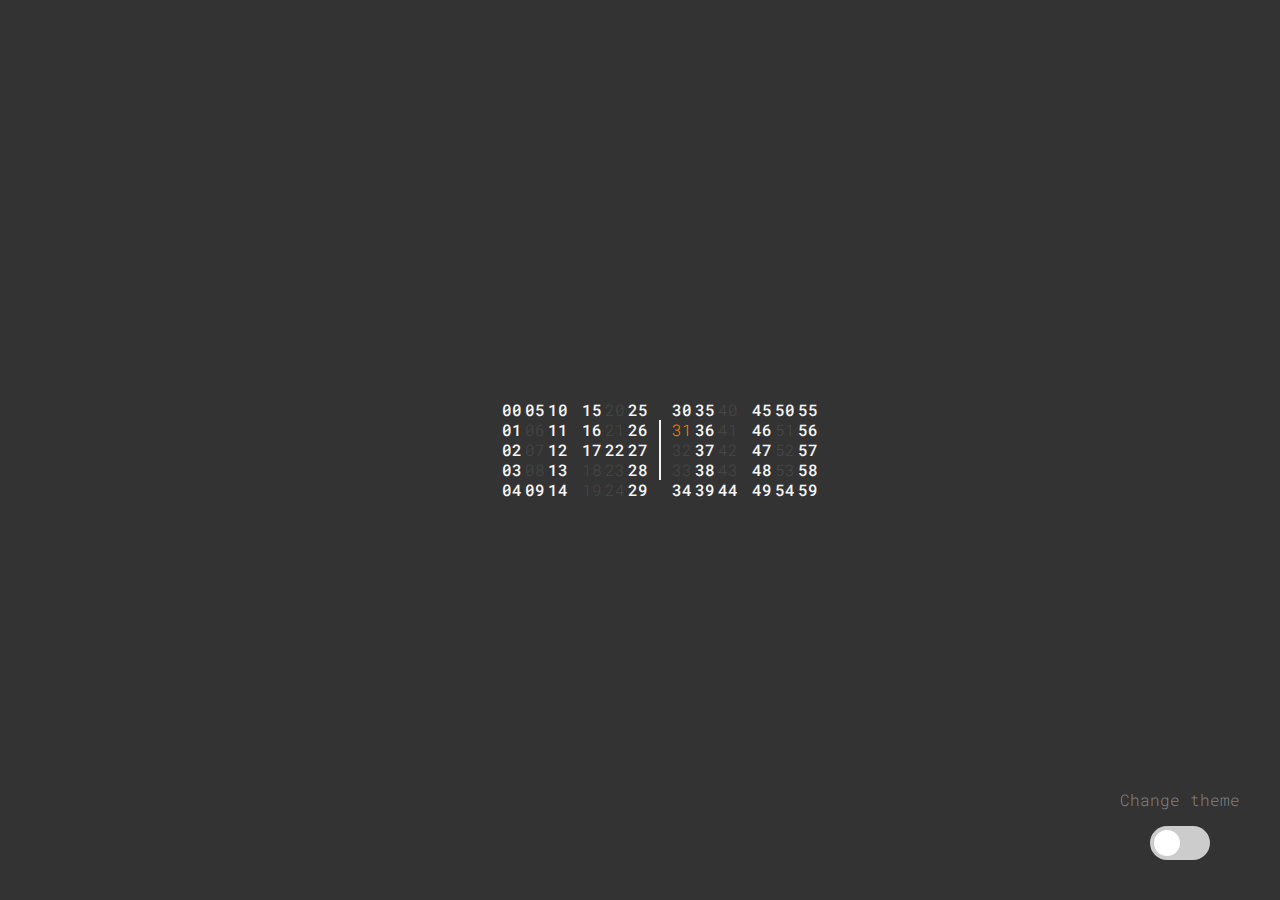
<file: iframe/lockclock/index.html>
<html>

<head>
    <meta charset="utf-8" />
    <link rel="icon" type="image/x-ico" href="favicon.ico" />
    <link rel="stylesheet" href="main.css" type="text/css" media="all" />
    <script type="text/javascript" src="main.js"></script>
</head>

<body>
    <div class="series-menu"></div>
    <div class="clock">
        <div class="block" data-num="0"></div>
        <div class="block" data-num="1"></div>
        <div class="block" data-num="2"></div>
        <div class="block" data-num="3"></div>
        <div class="block" data-num="4"></div>
        <div class="block" data-num="5"></div>
        <div class="block" data-num="6"></div>
        <div class="block" data-num="7"></div>
        <div class="block" data-num="8"></div>
        <div class="block" data-num="9"></div>
        <div class="block" data-num="10"></div>
        <div class="block" data-num="11"></div>
        <div class="block" data-num="12"></div>
        <div class="block" data-num="13"></div>
        <div class="block" data-num="14"></div>
        <div class="block" data-num="15"></div>
        <div class="block" data-num="16"></div>
        <div class="block" data-num="17"></div>
        <div class="block" data-num="18"></div>
        <div class="block" data-num="19"></div>
        <div class="block" data-num="20"></div>
        <div class="block" data-num="21"></div>
        <div class="block" data-num="22"></div>
        <div class="block" data-num="23"></div>
        <div class="block" data-num="24"></div>
        <div class="block" data-num="25"></div>
        <div class="block" data-num="26"></div>
        <div class="block" data-num="27"></div>
        <div class="block" data-num="28"></div>
        <div class="block" data-num="29"></div>
        <div class="block" data-num="30"></div>
        <div class="block" data-num="31"></div>
        <div class="block" data-num="32"></div>
        <div class="block" data-num="33"></div>
        <div class="block" data-num="34"></div>
        <div class="block" data-num="35"></div>
        <div class="block" data-num="36"></div>
        <div class="block" data-num="37"></div>
        <div class="block" data-num="38"></div>
        <div class="block" data-num="39"></div>
        <div class="block" data-num="40"></div>
        <div class="block" data-num="41"></div>
        <div class="block" data-num="42"></div>
        <div class="block" data-num="43"></div>
        <div class="block" data-num="44"></div>
        <div class="block" data-num="45"></div>
        <div class="block" data-num="46"></div>
        <div class="block" data-num="47"></div>
        <div class="block" data-num="48"></div>
        <div class="block" data-num="49"></div>
        <div class="block" data-num="50"></div>
        <div class="block" data-num="51"></div>
        <div class="block" data-num="52"></div>
        <div class="block" data-num="53"></div>
        <div class="block" data-num="54"></div>
        <div class="block" data-num="55"></div>
        <div class="block" data-num="56"></div>
        <div class="block" data-num="57"></div>
        <div class="block" data-num="58"></div>
        <div class="block" data-num="59"></div>
        <div class="divider"></div>
    </div>
    <div class="switch-theme">
        <p>Change theme</p>
        <label class="switch">
            <input type="checkbox" onchange="changeTheme(event)" /><span class="slider"></span>
        </label>
    </div>
    <script>
        inittog();
    </script>
</body>

</html>
</file>
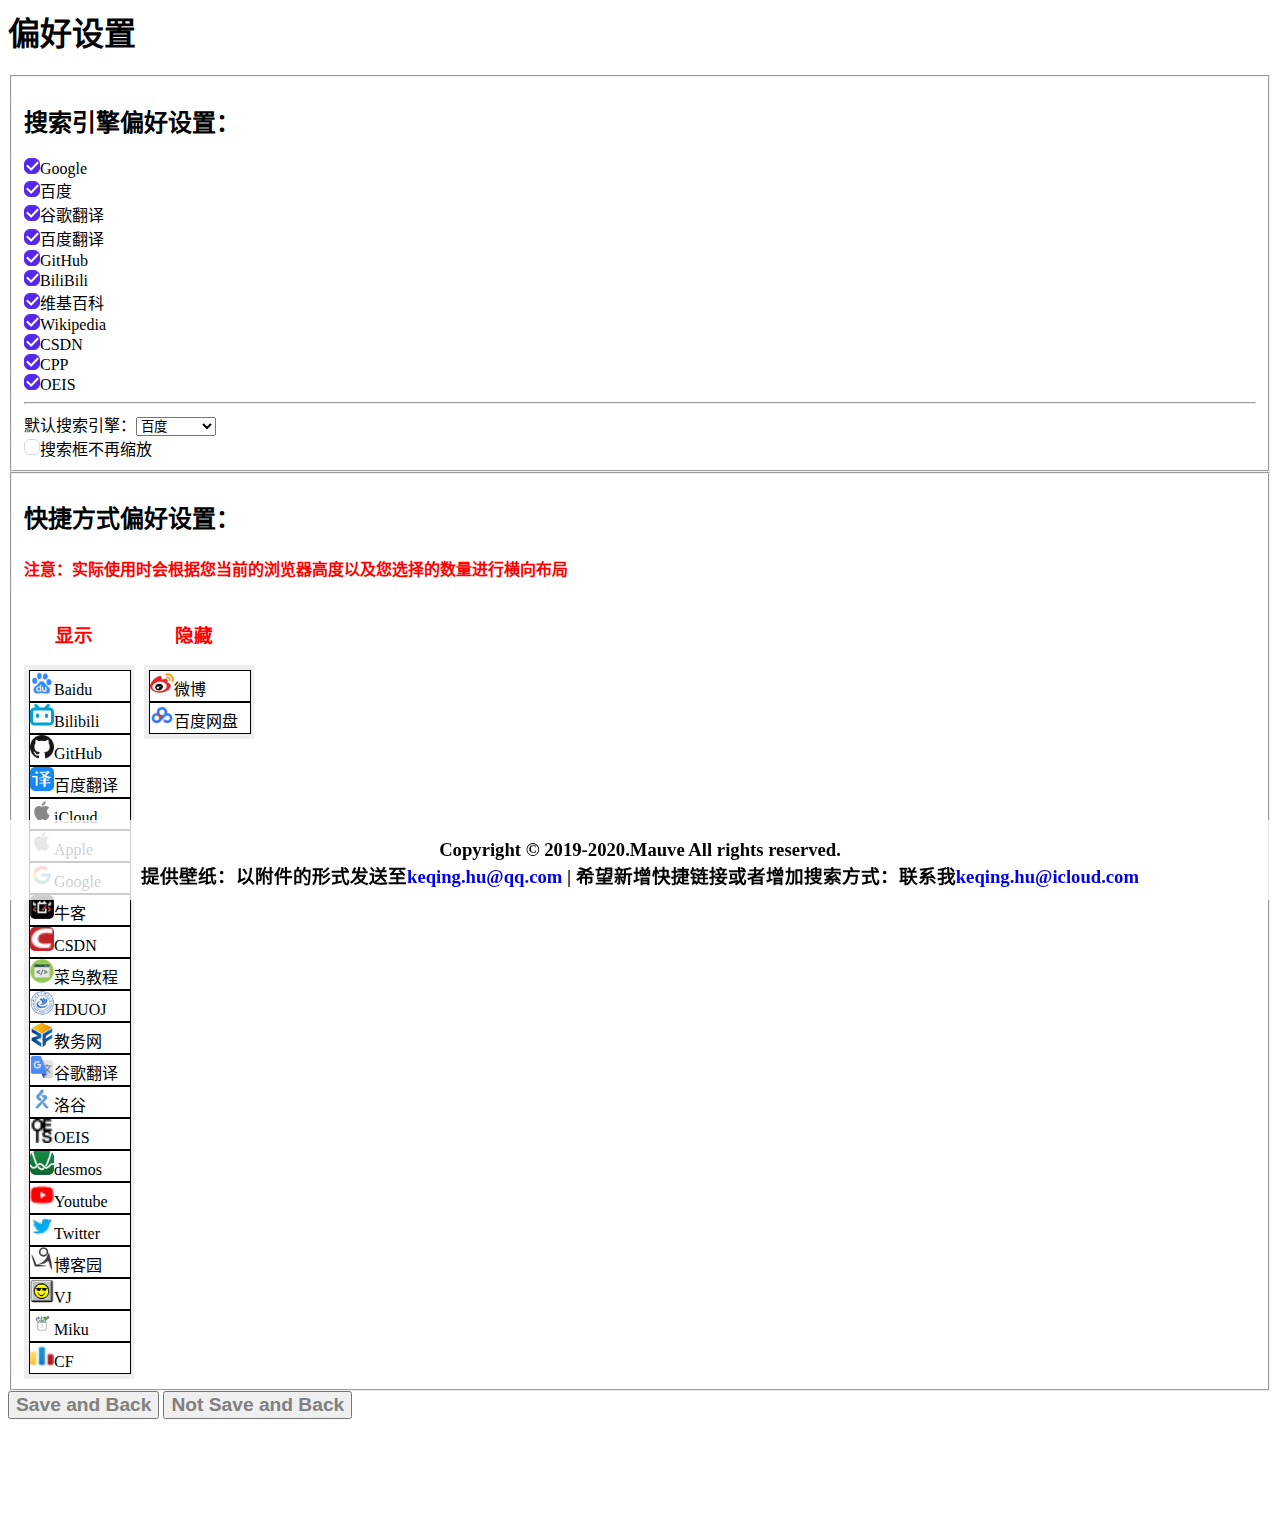
<file: preference.html>
<html lang="zh-CN">

<head>
    <meta charset="utf-8"/>
    <link rel="icon" type="image/x-ico" href="favicon.ico"/>

    <link rel="stylesheet" href="css/button.css" type="text/css" media="all"/>
    <link rel="stylesheet" href="css/checkbox.css" type="text/css" media="all"/>
    <link rel="stylesheet" href="css/preference.css" type="text/css" media="all"/>

    <script type="text/javascript" src="js/cookie.js"></script>
    <script type="text/javascript" src="js/search.js"></script>
    <script type="text/javascript" src="js/fastlinker.js"></script>

    <script src="https://apps.bdimg.com/libs/jquery/1.10.2/jquery.min.js"></script>
    <script src="https://apps.bdimg.com/libs/jqueryui/1.10.4/jquery-ui.min.js"></script>
    <title>偏好设置</title>
</head>

<body id='body'>
<script>
    function save_preference() {
        if (save_search_preference() && save_fastlinker_preference()) {
            window.location.href = 'index.html';
        }
    }
</script>
<div>
    <h1>偏好设置</h1>
    <fieldset>
        <h2>搜索引擎偏好设置：</h2>
        <div id='search_preference'>
        </div>
    </fieldset>
    <fieldset>
        <h2>快捷方式偏好设置：</h2>
        <h4 style="color: red; font-weight: bold">注意：实际使用时会根据您当前的浏览器高度以及您选择的数量进行横向布局</h4>
        <div id='fastlinker_preference'>
        </div>
    </fieldset>
    <div>
        <button onclick="save_preference()" style="font-weight: 800; color: gray; font-size: larger;">
            Save and Back
        </button>
        <button onclick="window.location.href = 'index.html';"
                style="font-weight: 800; color: gray; font-size: larger;">
            Not Save and Back
        </button>
    </div>
    <div style="height: 90px;">
    </div>
</div>
<div class="footer" id="footer">
    <p class="centers">
        Copyright &copy; 2019-2020.Mauve All rights reserved.
        <br>提供壁纸：以附件的形式发送至<a href="mailto:keqing.hu@qq.com?Subject=我要推荐壁纸" class="no-line">keqing.hu@qq.com</a> |
        希望新增快捷链接或者增加搜索方式：联系我<a href="mailto:keqing.hu@icloud.com?Subject=Hello%20Mauve"
                               class="no-line">keqing.hu@icloud.com</a>
    </p>
</div>
<script>
    search_preference_init();
    fastlinker_preference_init();
    $(function () {
        $(".sort").mouseenter(function () {
            $(this).addClass("sort_on");
        }).mouseleave(function () {
            $(this).removeClass("sort_on");
        }).mousedown(function () {
            $(this).addClass("sort_on_drag");
        }).mouseup(function () {
            $(this).removeClass("sort_on_drag");
        })
        $("#sortable1, #sortable2").sortable({
            connectWith: ".connectedSortable",
            placeholder: "placeholder"
        }).disableSelection();
    });
</script>
</body>

</html>
</file>
<file: iframe/lockclock/main.css>
@import url("https://fonts.googleapis.com/css?family=Roboto+Mono:300,500");
body {
  display: flex;
  justify-content: center;
  align-items: center;
  background: #333;
  transition: 0.4s;
  font-family: "Roboto Mono", monospace;
  font-weight: 300;
}

.clock {
  position: relative;
  display: flex;
  flex-flow: column wrap;
  width: 280px;
  height: 100px;
}

.block {
  width: calc(100% / 12);
  height: 20%;
  color: #474747;
  transition: 0.4s;
}
.block:not(:nth-child(n + 16)):nth-child(n + 11), .block:not(:nth-child(n + 46)):nth-child(n + 41) {
  margin-right: 10px;
}
.block:not(:nth-child(n + 31)):nth-child(n + 26) {
  margin-right: 20px;
}
.block:before {
  content: attr(data-num);
  position: relative;
  display: block;
  font-size: 16px;
  width: 100%;
  height: 100%;
  line-height: 20px;
  text-align: center;
}
.block:nth-child(-n + 10):before {
  content: "0" attr(data-num);
}
.block.active:before {
  color: whitesmoke;
  font-weight: 500;
}
.block.second:before {
  color: #FF8300;
}

.divider {
  position: absolute;
  width: 2px;
  background-color: whitesmoke;
  height: 60%;
  top: 20%;
  left: calc(50% + 19px);
}

body.light-theme {
  background: #e6e6e6;
}
body.light-theme .block {
  outline: 1px solid #dfdfdf;
  color: #acacac;
}
body.light-theme .block.active:before {
  color: #333;
}
body.light-theme .block.second {
  background: #d4d4d4;
}
body.light-theme .block.second:before {
  color: #333;
}
body.light-theme .divider {
  background: #333;
}

.switch-theme {
  position: absolute;
  bottom: 40px;
  right: 40px;
  color: grey;
}

.switch {
  position: relative;
  display: inline-block;
  width: 60px;
  height: 34px;
  margin-left: 30px;
}
.switch input {
  display: none;
}

.slider {
  position: absolute;
  cursor: pointer;
  top: 0;
  left: 0;
  right: 0;
  bottom: 0;
  background-color: #ccc;
  transition: 0.4s;
  border-radius: 34px;
}
.slider:before {
  position: absolute;
  content: "";
  height: 26px;
  width: 26px;
  left: 4px;
  bottom: 4px;
  background-color: white;
  transition: 0.4s;
  border-radius: 50%;
}

input:checked + .slider {
  background-color: #333;
}

input:focus + .slider {
  box-shadow: 0 0 1px #2196F3;
}

input:checked + .slider:before {
  -webkit-transform: translateX(26px);
          transform: translateX(26px);
}
</file>
<file: css/button.css>
/*
  box-shadow: [inset?] [top] [left] [blur] [size] [color];
  提示：
????  - 我们将所有的模糊设置为0，因为我们需要一个实心填充。
????  - 添加inset关键字，使box-shadow位于元素的内部
????  - 在悬停时动画插入阴影看起来像元素从您指定的任何一侧填充（[top]和[left]接受负值变为[bottom]和[right]）
????  - 可以堆叠多个阴影
????  - 如果要为多个阴影设置动画，请确保保持相同数量的阴影，以使动画平滑。 否则，你会得到一些不稳定的东西。
*/
.fill:hover,
.fill:focus {
  box-shadow: inset 0 0 0 2em var(--hover);
}

.pulse:hover,
.pulse:focus {
  -webkit-animation: pulse 1s;
          animation: pulse 1s;
  box-shadow: 0 0 0 2em rgba(255, 255, 255, 0);
}

@-webkit-keyframes pulse {
  0% {
    box-shadow: 0 0 0 0 var(--hover);
  }
}

@keyframes pulse {
  0% {
    box-shadow: 0 0 0 0 var(--hover);
  }
}
.close:hover,
.close:focus {
  box-shadow: inset -3.5em 0 0 0 var(--hover), inset 3.5em 0 0 0 var(--hover);
}

.raise:hover,
.raise:focus {
  box-shadow: 0 0.5em 0.5em -0.4em var(--hover);
  -webkit-transform: translateY(-0.25em);
          transform: translateY(-0.25em);
}

.up:hover,
.up:focus {
  box-shadow: inset 0 -3.25em 0 0 var(--hover);
}

.slide:hover,
.slide:focus {
  box-shadow: inset 6.5em 0 0 0 var(--hover);
}

.offset {
  box-shadow: 0.3em 0.3em 0 0 var(--color), inset 0.3em 0.3em 0 0 var(--color);
}
.offset:hover, .offset:focus {
  box-shadow: 0 0 0 0 var(--hover), inset 6em 3.5em 0 0 var(--hover);
}

.fill {
  --color: #a972cb;
  --hover: #cb72aa;
}

.pulse {
  --color: #ef6eae;
  --hover: #ef8f6e;
}

.close {
  --color: #ff7f82;
  --hover: #ffdc7f;
}

.raise {
  --color: #ffa260;
  --hover: #e5ff60;
}

.up {
  --color: #e4cb58;
  --hover: #94e458;
}

.slide {
  --color: #8fc866;
  --hover: #66c887;
}

.offset {
  --color: #19bc8b;
  --hover: #1973bc;
}

button:hover, button:focus {
  border-color: var(--hover);
  color: #fff;
}

div.buttonDiv button {
  background: none;
  width: auto;
  height: auto;
  line-height: 1;
  margin: 0.5em;
  padding: 1em 2em;
  font: inherit;
  color: var(--color);
  transition: 0.25s;
  border: 2px solid;
}

div.buttonDiv {
  position: fixed;
  left: 10px;
  bottom: 10px;
  opacity: 0;
  transition: 0.5s;
  justify-content: center;
  display: flex;
}

div.buttonDiv:hover {
  opacity: 1;
}

div.DIVButton {
  opacity: 0;
  justify-content: center;
  display: flex;
  transition: 0.5s;
}
div.DIVButton:hover {
  opacity: 1;
}
</file>
<file: css/checkbox.css>
@supports (-webkit-appearance: none) or (-moz-appearance: none) {
    input[type='checkbox'], input[type='radio'] {
        --active: #5628EE;
        --active-inner: #fff;
        --input-border: #CDD9ED;
        --input-border-hover: #23C4F8;
        --background: #fff;
        --disabled: #F5F9FF;
        --disabled-inner: #E4ECFA;
        --shadow-inner: rgba(18, 22, 33, .1);
        height: 16px;
        /* width: 16px; */
        outline: none;
        position: relative;
        -webkit-appearance: none;
        -moz-appearance: none;
        margin: 0;
        padding: 0;
        box-shadow: none;
        cursor: pointer;
        border: 1px solid var(--input-border);
        background: var(--background);
        transition: background .3s ease, border-color .3s ease;
    }
    input[type='checkbox']:after, input[type='radio']:after {
        content: '';
        display: block;
        left: 0;
        top: 0;
        position: absolute;
        transition: opacity .2s ease, -webkit-transform .3s ease, -webkit-filter .3s ease;
        transition: transform .3s ease, opacity .2s ease, filter .3s ease;
        transition: transform .3s ease, opacity .2s ease, filter .3s ease, -webkit-transform .3s ease, -webkit-filter .3s ease;
    }
    input[type='checkbox']:checked, input[type='radio']:checked {
        background: var(--active);
        border-color: var(--active);
    }
    input[type='checkbox']:checked:after, input[type='radio']:checked:after {
        -webkit-filter: drop-shadow(0 1px 2px var(--shadow-inner));
        filter: drop-shadow(0 1px 2px var(--shadow-inner));
        transition: opacity 0.3s ease, -webkit-filter 0.3s ease, -webkit-transform 0.6s cubic-bezier(0.175, 0.88, 0.32, 1.2);
        transition: opacity 0.3s ease, filter 0.3s ease, transform 0.6s cubic-bezier(0.175, 0.88, 0.32, 1.2);
        transition: opacity 0.3s ease, filter 0.3s ease, transform 0.6s cubic-bezier(0.175, 0.88, 0.32, 1.2), -webkit-filter 0.3s ease, -webkit-transform 0.6s cubic-bezier(0.175, 0.88, 0.32, 1.2);
    }
    input[type='checkbox']:disabled, input[type='radio']:disabled {
        cursor: not-allowed;
        opacity: .9;
        background: var(--disabled);
    }
    input[type='checkbox']:disabled:checked, input[type='radio']:disabled:checked {
        background: var(--disabled-inner);
        border-color: var(--input-border);
    }
    input[type='checkbox']:hover:not(:checked):not(:disabled), input[type='radio']:hover:not(:checked):not(:disabled) {
        border-color: var(--input-border-hover);
    }
    input[type='checkbox']:not(.switch), input[type='radio']:not(.switch) {
        width: 16px;
    }
    input[type='checkbox']:not(.switch):after, input[type='radio']:not(.switch):after {
        opacity: 0;
    }
    input[type='checkbox']:not(.switch):checked:after, input[type='radio']:not(.switch):checked:after {
        opacity: 1;
    }
    input[type='checkbox']:not(.switch) {
        border-radius: 6px;
    }
    input[type='checkbox']:not(.switch):after {
        width: 5px;
        height: 9px;
        border: 2px solid var(--active-inner);
        border-top: 0;
        border-left: 0;
        /* left: 7px; */
        left: 4px;
        /* top: 4px; */
        -webkit-transform: rotate(20deg);
        transform: rotate(20deg);
    }
    input[type='checkbox']:not(.switch):checked:after {
        -webkit-transform: rotate(43deg);
        transform: rotate(43deg);
    }
    input[type='checkbox'].switch {
        width: 38px;
        border-radius: 11px;
    }
    input[type='checkbox'].switch:after {
        left: 2px;
        top: 2px;
        border-radius: 50%;
        width: 15px;
        height: 15px;
        background: var(--input-border);
    }
    input[type='checkbox'].switch:checked:after {
        background: var(--active-inner);
        -webkit-transform: translateX(17px);
        transform: translateX(17px);
    }
    input[type='checkbox'].switch:disabled:not(:checked):after {
        opacity: .6;
    }
    input[type='radio'] {
        border-radius: 50%;
    }
    input[type='radio']:after {
        width: 19px;
        height: 19px;
        border-radius: 50%;
        background: var(--active-inner);
        opacity: 0;
        -webkit-transform: scale(0.7);
        transform: scale(0.7);
    }
    input[type='radio']:checked:after {
        background: var(--active-inner);
        -webkit-transform: scale(0.5);
        transform: scale(0.5);
    }
}
</file>
<file: css/preference.css>
div.footer {
    position: fixed;
    left: 0;
    right: 0;
    bottom: 0;
    width: 100%;
    height: 80px;
    z-index: 9999;
    background-color: rgba(255, 255, 255, 0.8);
    transition: 1s;
}

.centers {
    text-align: center;
    font-size: 14pt;
    font-weight: 700;
}

a.no-line {
    text-decoration: none;
}

img.radius_center {
    width: 24px;
    height: 24px;
    border-radius: 20%;
}

div.sort {
    float: left;
    width: 120px;
}

div.sort ul {
    background: #eee;
    list-style-type: none;
    margin: 0 10px 0 0;
    padding: 5px;
}

li.sort {
    border: 1px solid;
    width: 100px;
    height: 30px;
    cursor: pointer;
    background: #ffffff;
}

li.sort_on {
    background: #00faff;
}

li.sort_on_drag {
    cursor: move;
    background: #00ff96;
}
li.placeholder {
    height: 15px;
    background: rgb(255, 255, 119);
}
</file>
